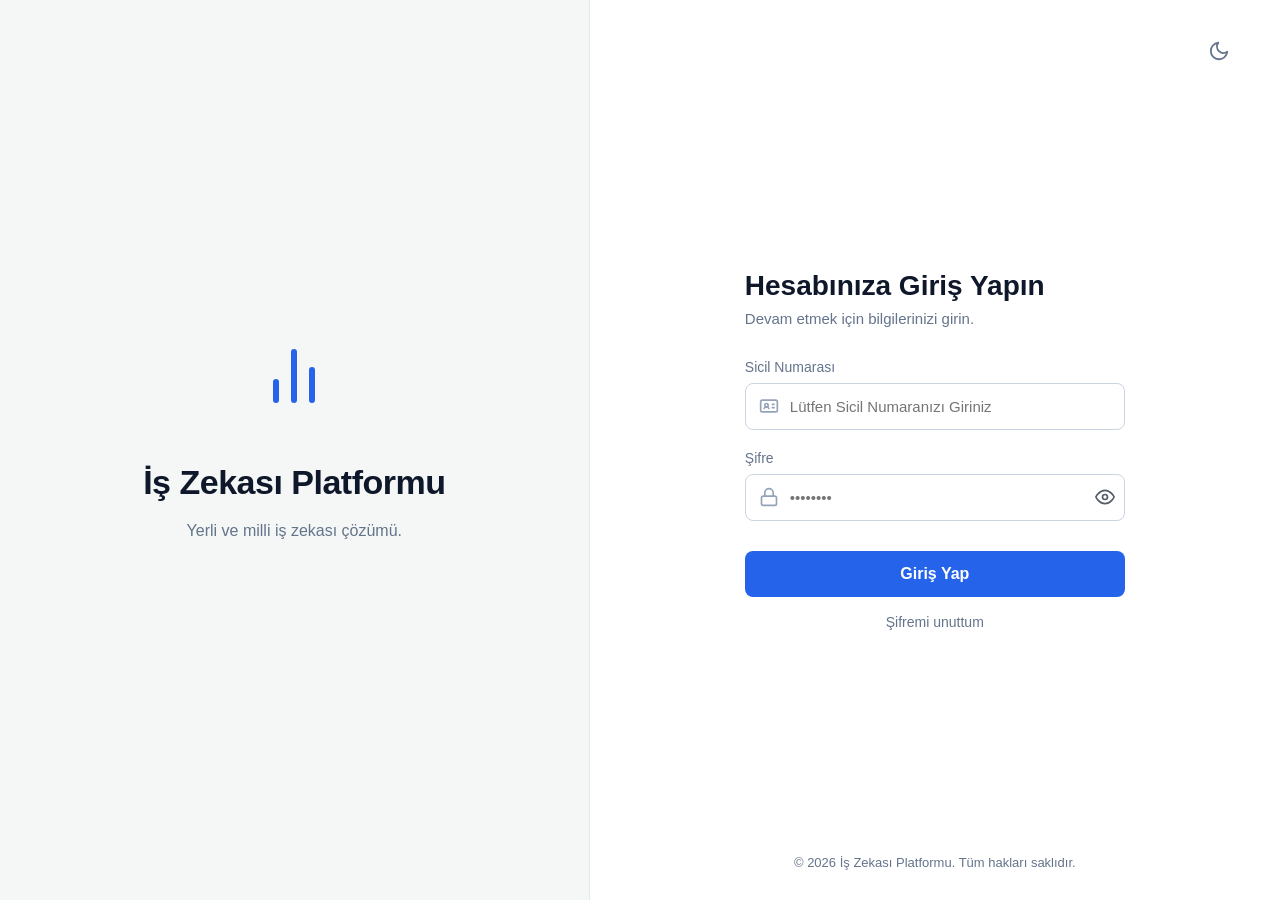
<file: index.html>
<!DOCTYPE html>
<html lang="tr">
<head>
    <meta charset="UTF-8">
    <meta name="viewport" content="width=device-width, initial-scale=1.0">
    <title>İş Zekası Platformu</title>
    
    <link rel="icon" href="data:image/svg+xml,<svg xmlns='http://www.w3.org/2000/svg' viewBox='0 0 24 24' fill='%232563eb'><path d='M3 3h2v18H3V3zm6 8h2v10H9V11zm6-5h2v15h-2V6zm6 4h2v11h-2v-11z'/></svg>">
    
    <link id="theme-style" rel="stylesheet" href="/static/css/light.css">
    <script>
        (function () {
            var t = localStorage.getItem('user-theme') ||
                    (window.matchMedia('(prefers-color-scheme: dark)').matches ? 'dark' : 'light');
            if (t === 'dark') {
                document.getElementById('theme-style').setAttribute('href', '/static/css/dark.css');
            }
        })();
    </script>

    <style>
        /* --- ÖZEL BİLDİRİM (TOAST) TASARIMI --- */
        #customToast {
            position: fixed;
            top: 20px;
            left: 50%;
            transform: translateX(-50%) translateY(-100px);
            padding: 12px 24px;
            border-radius: 8px;
            font-size: 0.9rem;
            font-weight: 500;
            color: white;
            box-shadow: 0 10px 15px -3px rgba(0, 0, 0, 0.1), 0 4px 6px -2px rgba(0, 0, 0, 0.05);
            z-index: 9999;
            transition: transform 0.4s cubic-bezier(0.175, 0.885, 0.32, 1.275);
            display: flex;
            align-items: center;
            gap: 10px;
        }
        
        #customToast.show { transform: translateX(-50%) translateY(0); }
        .toast-error { background-color: #ef4444; border: 1px solid #dc2626; }
        .toast-success { background-color: #10b981; border: 1px solid #059669; }
        .toast-icon { width: 20px; height: 20px; }
        .login-btn:disabled { opacity: 0.7; cursor: not-allowed; }

        /* --- AUTOFILL SARI ARKA PLAN DÜZELTMESİ --- */
        input:-webkit-autofill,
        input:-webkit-autofill:hover, 
        input:-webkit-autofill:focus, 
        input:-webkit-autofill:active {
            -webkit-box-shadow: 0 0 0 30px #0f172a inset !important;
            -webkit-text-fill-color: white !important;
            transition: background-color 5000s ease-in-out 0s;
        }

        :root[data-theme="light"] input:-webkit-autofill {
            -webkit-box-shadow: 0 0 0 30px white inset !important;
            -webkit-text-fill-color: #1e293b !important;
        }

        /* --- ŞİFRE GÖSTER/GİZLE BUTONU TASARIMI --- */
        .toggle-btn {
            position: absolute;
            right: 10px;
            top: 50%;
            transform: translateY(-50%);
            background: none;
            border: none;
            cursor: pointer;
            color: currentColor;
            opacity: 0.7;
            padding: 0;
            display: flex;
        }
        .toggle-btn:hover { opacity: 1; }
    </style>
</head>
<body>

    <div id="customToast">
        <svg id="toastIcon" class="toast-icon" viewBox="0 0 24 24" fill="none" stroke="currentColor" stroke-width="2" stroke-linecap="round" stroke-linejoin="round"></svg>
        <span id="toastMessage">Bildirim mesajı buraya gelecek</span>
    </div>

    <div class="split-layout">
        
        <div class="brand-panel">
            <div class="brand-content">
                <svg class="brand-logo" viewBox="0 0 24 24" fill="none" stroke="currentColor" stroke-width="2" stroke-linecap="round" stroke-linejoin="round">
                    <path d="M18 20V10M12 20V4M6 20v-6"/>
                </svg>
                <h1>İş Zekası Platformu</h1>
                <p>Yerli ve milli iş zekası çözümü.</p>
            </div>
        </div>

        <div class="form-panel">
            
            <div class="top-controls">
                <button class="theme-toggle" onclick="toggleTheme()" title="Temayı Değiştir">
                    <svg viewBox="0 0 24 24" fill="none" stroke="currentColor" stroke-width="2" stroke-linecap="round" stroke-linejoin="round"><path d="M21 12.79A9 9 0 1 1 11.21 3 7 7 0 0 0 21 12.79z"></path></svg>
                </button>
            </div>

            <div class="form-wrapper">
                <h2>Hesabınıza Giriş Yapın</h2>
                <p class="subtitle">Devam etmek için bilgilerinizi girin.</p>

                <div class="input-group">
                    <label for="kullanici_adi">Sicil Numarası</label>
                    <div class="input-wrapper">
                        <svg class="input-icon" viewBox="0 0 24 24" fill="none" stroke="currentColor" stroke-width="2" stroke-linecap="round" stroke-linejoin="round">
                            <rect x="2" y="5" width="20" height="14" rx="2"></rect>
                            <circle cx="9" cy="11" r="2"></circle>
                            <path d="M6.17 15a3 3 0 0 1 5.66 0"></path>
                            <path d="M16 10h2"></path>
                            <path d="M16 14h2"></path>
                        </svg>
                        <input type="text" id="kullanici_adi" autocomplete="off" placeholder="Lütfen Sicil Numaranızı Giriniz" required>
                    </div>
                </div>
                
                <div class="input-group">
                    <label for="password">Şifre</label>
                    <div class="input-wrapper" style="position: relative;">
                        <svg class="input-icon" viewBox="0 0 24 24" fill="none" stroke="currentColor" stroke-width="2" stroke-linecap="round" stroke-linejoin="round"><rect x="3" y="11" width="18" height="11" rx="2" ry="2"></rect><path d="M7 11V7a5 5 0 0 1 10 0v4"></path></svg>
                        <input type="password" id="password" autocomplete="new-password" placeholder="••••••••" style="padding-right: 40px;" required>
                        <!-- Şifre Göster/Gizle Butonu Eklendi -->
                        <button type="button" class="toggle-btn" onclick="sifreGosterGizle('password', 'eye1')">
                            <svg id="eye1" width="20" height="20" viewBox="0 0 24 24" fill="none" stroke="currentColor" stroke-width="2" stroke-linecap="round" stroke-linejoin="round"><path d="M1 12s4-8 11-8 11 8 11 8-4 8-11 8-11-8-11-8z"></path><circle cx="12" cy="12" r="3"></circle></svg>
                        </button>
                    </div>
                </div>
                
                <button class="login-btn" id="loginBtn" onclick="girisYap()">Giriş Yap</button>

                <div class="forgot-password">
                    <a href="/bilesen/sifremi_unuttum" class="forgot-password-link">Şifremi unuttum</a>
                </div>
            </div>

            <div class="panel-footer">
                &copy; 2026 İş Zekası Platformu. Tüm hakları saklıdır.
            </div>

        </div>
    </div>

    <script>
        function initTheme() {
            var t = localStorage.getItem('user-theme');
            if (!t) {
                t = window.matchMedia('(prefers-color-scheme: dark)').matches ? 'dark' : 'light';
                localStorage.setItem('user-theme', t);
            }
            document.documentElement.setAttribute('data-theme', t);
        }

        function applyTheme(theme) {
            document.getElementById('theme-style').setAttribute('href', '/static/css/' + theme + '.css');
            document.documentElement.setAttribute('data-theme', theme);
        }

        function toggleTheme() {
            var newTheme = localStorage.getItem('user-theme') === 'dark' ? 'light' : 'dark';
            localStorage.setItem('user-theme', newTheme);
            applyTheme(newTheme);
        }
        initTheme();

        let toastTimeout;
        function showNotification(message, type = 'error') {
            const toast = document.getElementById('customToast');
            const toastMsg = document.getElementById('toastMessage');
            const toastIcon = document.getElementById('toastIcon');

            if (type === 'error') {
                toast.className = 'toast-error';
                toastIcon.innerHTML = '<circle cx="12" cy="12" r="10"></circle><line x1="12" y1="8" x2="12" y2="12"></line><line x1="12" y1="16" x2="12.01" y2="16"></line>';
            } else {
                toast.className = 'toast-success';
                toastIcon.innerHTML = '<path d="M22 11.08V12a10 10 0 1 1-5.93-9.14"></path><polyline points="22 4 12 14.01 9 11.01"></polyline>';
            }

            toastMsg.innerText = message;
            toast.classList.add('show');

            clearTimeout(toastTimeout);
            toastTimeout = setTimeout(() => {
                toast.classList.remove('show');
            }, 4000);
        }

        // --- ŞİFRE GÖSTER/GİZLE FONKSİYONU EKLENDİ ---
        function sifreGosterGizle(inputId, iconId) {
            var input = document.getElementById(inputId);
            var icon = document.getElementById(iconId);
            
            if (input.type === "password") {
                input.type = "text";
                icon.innerHTML = '<path d="M17.94 17.94A10.07 10.07 0 0 1 12 20c-7 0-11-8-11-8a18.45 18.45 0 0 1 5.06-5.94M9.9 4.24A9.12 9.12 0 0 1 12 4c7 0 11 8 11 8a18.5 18.5 0 0 1-2.16 3.19m-6.72-1.07a3 3 0 1 1-4.24-4.24"></path><line x1="1" y1="1" x2="23" y2="23"></line>';
            } else {
                input.type = "password";
                icon.innerHTML = '<path d="M1 12s4-8 11-8 11 8 11 8-4 8-11 8-11-8-11-8z"></path><circle cx="12" cy="12" r="3"></circle>';
            }
        }

        async function girisYap() {
            const sicil = document.getElementById('kullanici_adi').value.trim();
            const pass = document.getElementById('password').value;

            if (!sicil || !pass) {
                showNotification("Lütfen sicil numaranızı ve şifrenizi girin.", "error");
                return;
            }

            const btn = document.getElementById('loginBtn');
            const originalText = btn.innerText;
            btn.innerText = "Giriş yapılıyor...";
            btn.disabled = true;

            const formData = new FormData();
            formData.append("kullanici_adi", sicil);
            formData.append("sifre", pass);

            try {
                const response = await fetch('/giris-yap', {
                    method: 'POST',
                    body: formData
                });

                if (response.ok) {
                    const data = await response.json();
                    showNotification(data.mesaj, "success");
                    setTimeout(() => {
                        window.location.href = "/platform"; 
                    }, 1000);
                } else {
                    showNotification("Sicil numarası veya şifre hatalı.", "error");
                    btn.innerText = originalText;
                    btn.disabled = false;
                }
            } catch (error) {
                console.error("Hata:", error);
                showNotification("Sunucuya bağlanılamadı.", "error");
                btn.innerText = originalText;
                btn.disabled = false;
            }
        }
    </script>
</body>
</html>
</file>
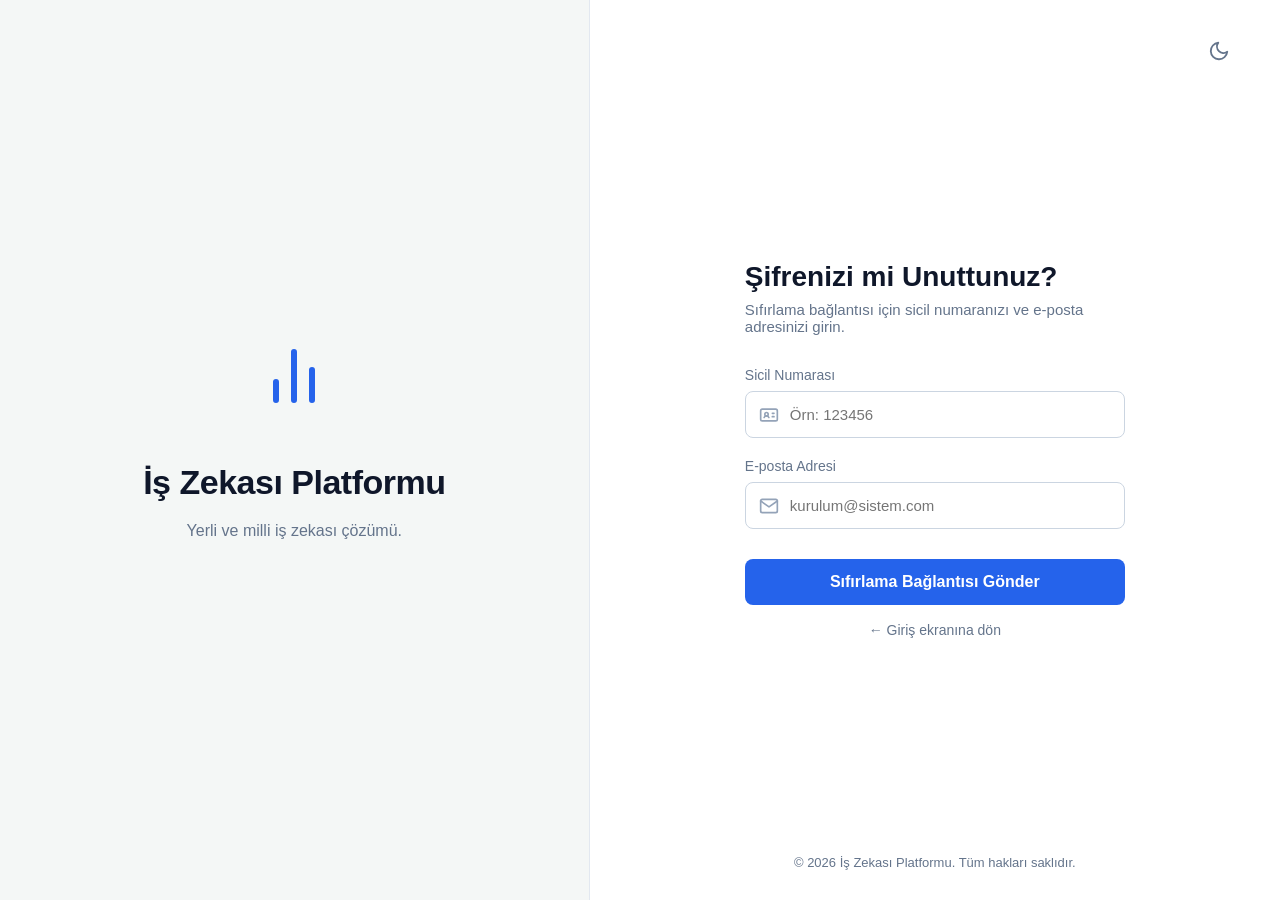
<file: sayfalar/forgot.html>
<!DOCTYPE html>
<html lang="tr">
<head>
    <meta charset="UTF-8">
    <meta name="viewport" content="width=device-width, initial-scale=1.0">
    <title>Şifre Sıfırlama - İş Zekası Platformu</title>
    
    <link rel="icon" href="data:image/svg+xml,<svg xmlns='http://www.w3.org/2000/svg' viewBox='0 0 24 24' fill='%232563eb'><path d='M3 3h2v18H3V3zm6 8h2v10H9V11zm6-5h2v15h-2V6zm6 4h2v11h-2v-11z'/></svg>">
    
    <link id="theme-style" rel="stylesheet" href="../static/css/forgot_light.css">
</head>
<body>

    <div class="split-layout">
        
        <!-- Sol Taraf: Marka Alanı -->
        <div class="brand-panel">
            <div class="brand-content">
                <svg class="brand-logo" viewBox="0 0 24 24" fill="none" stroke="currentColor" stroke-width="2" stroke-linecap="round" stroke-linejoin="round">
                    <path d="M18 20V10M12 20V4M6 20v-6"/>
                </svg>
                <h1>İş Zekası Platformu</h1>
                <p>Yerli ve milli iş zekası çözümü.</p>
            </div>
        </div>

        <!-- Sağ Taraf: Form ve Kontroller -->
        <div class="form-panel">
            
            <div class="top-controls">
                <button class="theme-toggle" onclick="toggleTheme()" title="Temayı Değiştir">
                    <svg viewBox="0 0 24 24" fill="none" stroke="currentColor" stroke-width="2" stroke-linecap="round" stroke-linejoin="round"><path d="M21 12.79A9 9 0 1 1 11.21 3 7 7 0 0 0 21 12.79z"></path></svg>
                </button>
            </div>

            <!-- Merkezdeki Şifre Sıfırlama Formu -->
            <div class="form-wrapper">
                <h2>Şifrenizi mi Unuttunuz?</h2>
                <p class="subtitle">Sıfırlama bağlantısı için sicil numaranızı ve e-posta adresinizi girin.</p>

                <!-- SİCİL NUMARASI ALANI (ÜSTE ALINDI) -->
                <div class="input-group">
                    <label for="sicil-no">Sicil Numarası</label>
                    <div class="input-wrapper">
                        <!-- Personel Kartı / Kimlik İkonu -->
                        <svg class="input-icon" viewBox="0 0 24 24" fill="none" stroke="currentColor" stroke-width="2" stroke-linecap="round" stroke-linejoin="round">
                            <rect x="2" y="5" width="20" height="14" rx="2"></rect>
                            <circle cx="9" cy="11" r="2"></circle>
                            <path d="M6.17 15a3 3 0 0 1 5.66 0"></path>
                            <path d="M16 10h2"></path>
                            <path d="M16 14h2"></path>
                        </svg>
                        <input type="text" id="sicil-no" placeholder="Örn: 123456" required>
                    </div>
                </div>

                <!-- E-POSTA ADRESİ ALANI (ALTA ALINDI) -->
                <div class="input-group">
                    <label for="email">E-posta Adresi</label>
                    <div class="input-wrapper">
                        <!-- Zarf İkonu -->
                        <svg class="input-icon" viewBox="0 0 24 24" fill="none" stroke="currentColor" stroke-width="2" stroke-linecap="round" stroke-linejoin="round"><path d="M4 4h16c1.1 0 2 .9 2 2v12c0 1.1-.9 2-2 2H4c-1.1 0-2-.9-2-2V6c0-1.1.9-2 2-2z"></path><polyline points="22,6 12,13 2,6"></polyline></svg>
                        <input type="email" id="email" placeholder="kurulum@sistem.com" required>
                    </div>
                </div>
                
                <button class="login-btn" onclick="alert('Motor bağlandığında sicil no ve e-posta kontrolü yapılıp mail gönderilecek.')">Sıfırlama Bağlantısı Gönder</button>

                <!-- Giriş Ekranına Geri Dön Linki -->
                <div class="forgot-password">
                    <a href="../index.html" class="forgot-password-link">← Giriş ekranına dön</a>
                </div>
            </div>

            <div class="panel-footer">
                &copy; 2026 İş Zekası Platformu. Tüm hakları saklıdır.
            </div>

        </div>
    </div>

    <script>
        const themeStyle = document.getElementById('theme-style');
        
        const savedTheme = localStorage.getItem('user-theme');
        const systemPrefersDark = window.matchMedia('(prefers-color-scheme: dark)').matches;
        
        let currentTheme = 'light';
        if (savedTheme === 'dark' || (!savedTheme && systemPrefersDark)) {
            currentTheme = 'dark';
        }

        function applyTheme(theme) {
            themeStyle.setAttribute('href', `../static/css/forgot_${theme}.css`);
        }
        
        applyTheme(currentTheme);

        function toggleTheme() {
            const isDark = themeStyle.getAttribute('href').includes('dark.css');
            const newTheme = isDark ? 'light' : 'dark';
            
            applyTheme(newTheme);
            localStorage.setItem('user-theme', newTheme);
        }
    </script>

</body>
</html>
</file>
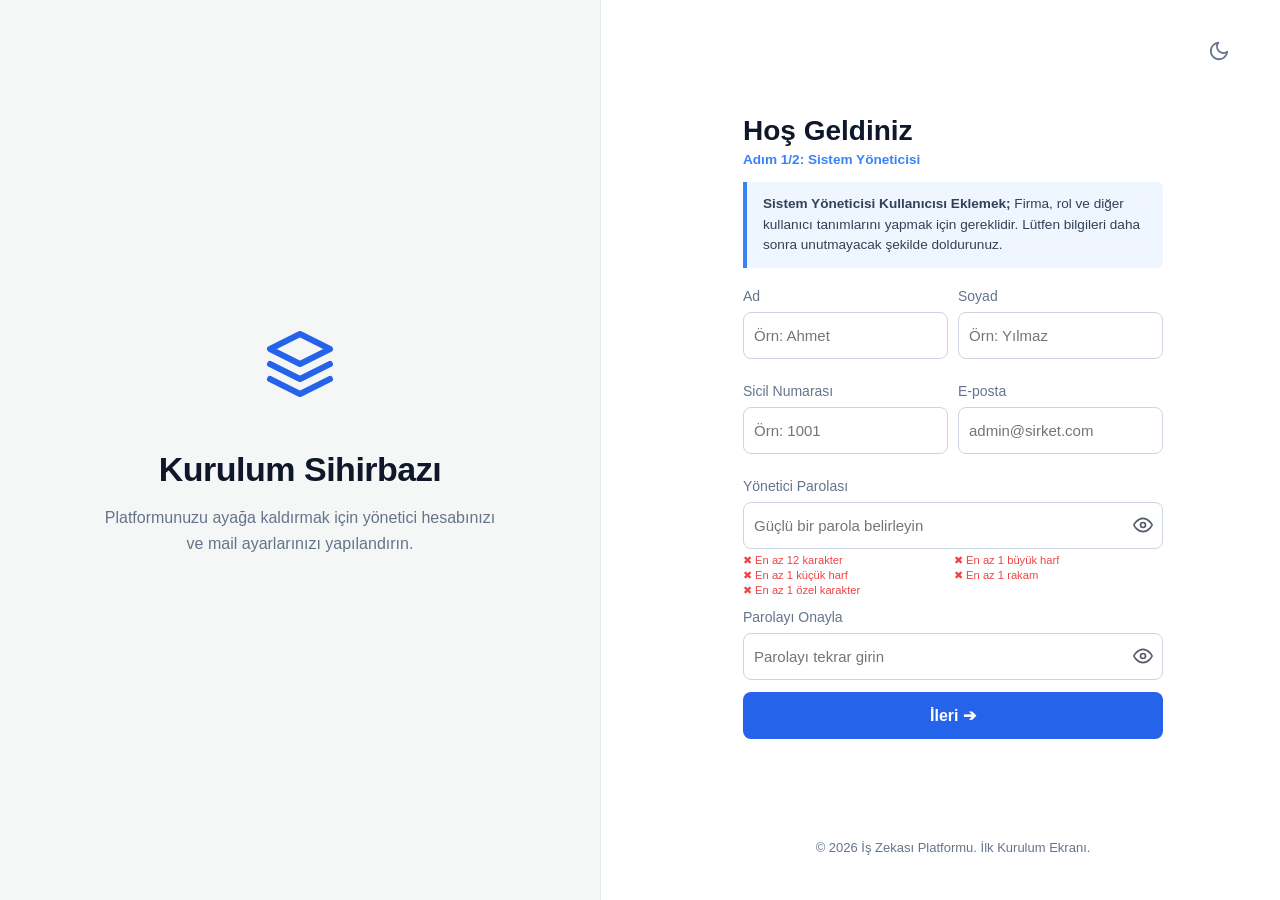
<file: sayfalar/kurulum.html>
<!DOCTYPE html>
<html lang="tr">
<head>
    <meta charset="UTF-8">
    <meta name="viewport" content="width=device-width, initial-scale=1.0">
    <title>Sistem Kurulumu - İş Zekası Platformu</title>
    
    <link rel="icon" href="data:image/svg+xml,<svg xmlns='http://www.w3.org/2000/svg' viewBox='0 0 24 24' fill='%232563eb'><path d='M3 3h2v18H3V3zm6 8h2v10H9V11zm6-5h2v15h-2V6zm6 4h2v11h-2v-11z'/></svg>">
    
    <link id="theme-style" rel="stylesheet" href="/static/css/setup_light.css">
    <script>
        (function () {
            var t = localStorage.getItem('user-theme') ||
                    (window.matchMedia('(prefers-color-scheme: dark)').matches ? 'dark' : 'light');
            if (t === 'dark') {
                document.getElementById('theme-style').setAttribute('href', '/static/css/setup_dark.css');
            }
        })();
    </script>

    <style>
        .form-panel {
            display: flex !important;
            flex-direction: column !important;
            overflow: hidden !important; 
        }

        .form-wrapper {
            flex-grow: 1;
            display: flex;
            flex-direction: column;
            justify-content: center;
        }

        .panel-footer {
            position: static !important;
            margin-top: 10px !important;
            padding-bottom: 5px !important;
            text-align: center;
        }

        .input-group { margin-bottom: 12px !important; }
        .row-group { margin-bottom: 12px !important; gap: 10px; display: flex; }
        .half-width { flex: 1; }
        h2 { margin-bottom: 5px !important; margin-top: 0 !important; }
        
        .step-indicator {
            font-size: 0.85rem;
            color: #3b82f6;
            font-weight: 600;
            margin-bottom: 15px;
            display: block;
        }

        .info-box {
            background-color: rgba(59, 130, 246, 0.1);
            border-left: 4px solid #3b82f6;
            padding: 12px 16px;
            margin-bottom: 20px;
            font-size: 0.85rem;
            color: #cbd5e1;
            line-height: 1.5;
            border-radius: 0 6px 6px 0;
        }
        :root[data-theme="light"] .info-box {
            color: #334155;
            background-color: #eff6ff;
        }

        .step-container {
            display: none;
            animation: fadeIn 0.3s ease-out;
        }
        .step-container.active { display: block; }
        @keyframes fadeIn {
            from { opacity: 0; transform: translateY(10px); }
            to { opacity: 1; transform: translateY(0); }
        }

        .button-group {
            display: flex;
            gap: 12px;
            margin-top: 15px;
        }
        .btn-secondary {
            background: transparent;
            border: 1px solid #475569;
            color: white;
            padding: 10px 20px;
            border-radius: 6px;
            cursor: pointer;
            font-weight: 500;
            flex: 1;
            transition: 0.3s;
        }
        .btn-secondary:hover { background: rgba(255, 255, 255, 0.05); }
        :root[data-theme="light"] .btn-secondary { color: #1e293b; border-color: #cbd5e1; }
        :root[data-theme="light"] .btn-secondary:hover { background: rgba(0, 0, 0, 0.03); }
        .login-btn { flex: 2; }

        input[type=number]::-webkit-inner-spin-button, 
        input[type=number]::-webkit-outer-spin-button { 
            -webkit-appearance: none; 
            margin: 0; 
        }
        input[type=number] {
            -moz-appearance: textfield; 
        }

        .password-rules {
            font-size: 0.70rem;
            margin-top: 5px;
            margin-bottom: 0;
            color: #64748b;
            list-style-type: none;
            padding: 0;
            display: grid;
            grid-template-columns: 1fr 1fr;
            gap: 2px;
        }
        .password-rules li { display: flex; align-items: center; gap: 4px; margin: 0; }
        .rule-pass { color: #10b981; }
        .rule-fail { color: #ef4444; }
        
        .toggle-btn {
            position: absolute;
            right: 10px;
            top: 50%;
            transform: translateY(-50%);
            background: none;
            border: none;
            cursor: pointer;
            color: currentColor;
            opacity: 0.7;
            padding: 0;
            display: flex;
        }
        .toggle-btn:hover { opacity: 1; }
        .no-icon-input { padding-left: 10px !important; }
        .login-btn:disabled { opacity: 0.7; cursor: not-allowed; }

        #customToast {
            position: fixed;
            top: 20px; left: 50%;
            transform: translateX(-50%) translateY(-100px);
            padding: 12px 24px; border-radius: 8px;
            font-size: 0.9rem; font-weight: 500; color: white;
            box-shadow: 0 10px 15px -3px rgba(0, 0, 0, 0.1);
            z-index: 9999;
            transition: transform 0.4s cubic-bezier(0.175, 0.885, 0.32, 1.275);
            display: flex; align-items: center; gap: 10px;
        }
        #customToast.show { transform: translateX(-50%) translateY(0); }
        .toast-error { background-color: #ef4444; border: 1px solid #dc2626; }
        .toast-success { background-color: #10b981; border: 1px solid #059669; }
        .toast-icon { width: 20px; height: 20px; }

        input:-webkit-autofill, input:-webkit-autofill:hover, input:-webkit-autofill:focus, input:-webkit-autofill:active {
            -webkit-box-shadow: 0 0 0 30px #0f172a inset !important;
            -webkit-text-fill-color: white !important; 
            transition: background-color 5000s ease-in-out 0s;
        }
        :root[data-theme="light"] input:-webkit-autofill {
            -webkit-box-shadow: 0 0 0 30px white inset !important;
            -webkit-text-fill-color: #1e293b !important;
        }
    </style>
</head>
<body>

    <div id="customToast">
        <svg id="toastIcon" class="toast-icon" viewBox="0 0 24 24" fill="none" stroke="currentColor" stroke-width="2" stroke-linecap="round" stroke-linejoin="round"></svg>
        <span id="toastMessage">Bildirim mesajı buraya gelecek</span>
    </div>

    <div class="split-layout">
        
        <div class="brand-panel">
            <div class="brand-content">
                <svg class="brand-logo" viewBox="0 0 24 24" fill="none" stroke="currentColor" stroke-width="2" stroke-linecap="round" stroke-linejoin="round">
                    <path d="M12 2L2 7l10 5 10-5-10-5zM2 17l10 5 10-5M2 12l10 5 10-5"/>
                </svg>
                <h1>Kurulum Sihirbazı</h1>
                <p>Platformunuzu ayağa kaldırmak için yönetici hesabınızı ve mail ayarlarınızı yapılandırın.</p>
            </div>
        </div>

        <div class="form-panel" style="overflow-y: auto !important; padding-right: 15px;">
            
            <div class="top-controls">
                <button class="theme-toggle" onclick="toggleTheme()" title="Temayı Değiştir">
                    <svg viewBox="0 0 24 24" fill="none" stroke="currentColor" stroke-width="2" stroke-linecap="round" stroke-linejoin="round"><path d="M21 12.79A9 9 0 1 1 11.21 3 7 7 0 0 0 21 12.79z"></path></svg>
                </button>
            </div>

            <div class="form-wrapper">
                <h2>Hoş Geldiniz</h2>
                
                <!-- ================= ADIM 1: YÖNETİCİ BİLGİLERİ ================= -->
                <div id="step-1" class="step-container active">
                    <span class="step-indicator">Adım 1/2: Sistem Yöneticisi</span>
                    
                    <div class="info-box">
                        <strong>Sistem Yöneticisi Kullanıcısı Eklemek;</strong> Firma, rol ve diğer kullanıcı tanımlarını yapmak için gereklidir. Lütfen bilgileri daha sonra unutmayacak şekilde doldurunuz.
                    </div>

                    <div class="row-group">
                        <div class="input-group half-width">
                            <label for="ad">Ad</label>
                            <div class="input-wrapper">
                                <input type="text" id="ad" class="no-icon-input" autocomplete="new-password" placeholder="Örn: Ahmet" required>
                            </div>
                        </div>
                        <div class="input-group half-width">
                            <label for="soyad">Soyad</label>
                            <div class="input-wrapper">
                                <input type="text" id="soyad" class="no-icon-input" autocomplete="new-password" placeholder="Örn: Yılmaz" required>
                            </div>
                        </div>
                    </div>

                    <div class="row-group">
                        <div class="input-group half-width">
                            <label for="sicil-no">Sicil Numarası</label>
                            <div class="input-wrapper">
                                <input type="text" id="sicil-no" class="no-icon-input" autocomplete="new-password" placeholder="Örn: 1001" required>
                            </div>
                        </div>
                        <div class="input-group half-width">
                            <label for="email">E-posta</label>
                            <div class="input-wrapper">
                                <input type="email" id="email" class="no-icon-input" autocomplete="new-password" placeholder="admin@sirket.com" required>
                            </div>
                        </div>
                    </div>

                    <div class="input-group">
                        <label for="password">Yönetici Parolası</label>
                        <div class="input-wrapper" style="position: relative;">
                            <input type="password" id="password" class="no-icon-input" autocomplete="new-password" placeholder="Güçlü bir parola belirleyin" style="padding-right: 40px;" oninput="parolaKontrolEt()" required>
                            <button type="button" class="toggle-btn" onclick="sifreGosterGizle('password', 'eye1')">
                                <svg id="eye1" width="20" height="20" viewBox="0 0 24 24" fill="none" stroke="currentColor" stroke-width="2" stroke-linecap="round" stroke-linejoin="round"><path d="M1 12s4-8 11-8 11 8 11 8-4 8-11 8-11-8-11-8z"></path><circle cx="12" cy="12" r="3"></circle></svg>
                            </button>
                        </div>
                        <ul class="password-rules" id="rulesList">
                            <li id="rule-len" class="rule-fail">✖ En az 12 karakter</li>
                            <li id="rule-upper" class="rule-fail">✖ En az 1 büyük harf</li>
                            <li id="rule-lower" class="rule-fail">✖ En az 1 küçük harf</li>
                            <li id="rule-num" class="rule-fail">✖ En az 1 rakam</li>
                            <li id="rule-spec" class="rule-fail">✖ En az 1 özel karakter</li>
                        </ul>
                    </div>

                    <div class="input-group">
                        <label for="password-confirm">Parolayı Onayla</label>
                        <div class="input-wrapper" style="position: relative;">
                            <input type="password" id="password-confirm" class="no-icon-input" autocomplete="new-password" placeholder="Parolayı tekrar girin" style="padding-right: 40px;" oninput="parolaEslesmeKontrolEt()" required>
                            <button type="button" class="toggle-btn" onclick="sifreGosterGizle('password-confirm', 'eye2')">
                                <svg id="eye2" width="20" height="20" viewBox="0 0 24 24" fill="none" stroke="currentColor" stroke-width="2" stroke-linecap="round" stroke-linejoin="round"><path d="M1 12s4-8 11-8 11 8 11 8-4 8-11 8-11-8-11-8z"></path><circle cx="12" cy="12" r="3"></circle></svg>
                            </button>
                        </div>
                        <p id="match-msg" style="font-size: 0.70rem; margin-top: 5px; margin-bottom: 0; display: none;"></p>
                    </div>

                    <button class="login-btn" style="width: 100%; margin-top: 10px;" onclick="validateStep1()">İleri ➔</button>
                </div>

                <!-- ================= ADIM 2: SMTP AYARLARI ================= -->
                <div id="step-2" class="step-container">
                    <span class="step-indicator">Adım 2/2: Mail (SMTP) Ayarları</span>
                    
                    <div class="info-box">
                        <strong>Otomatik mail gönderimi</strong> (şifre sıfırlama, rapor iletimi vb.) yapılmasını sağlayan hesap bilgilerinin girilmesi gereklidir. Tüm alanlar zorunludur.
                    </div>

                    <div class="row-group">
                        <div class="input-group half-width">
                            <label for="smtp-sunucu">SMTP Sunucusu</label>
                            <div class="input-wrapper">
                                <input type="text" id="smtp-sunucu" class="no-icon-input" autocomplete="off" placeholder="Örn: mail.sirket.com" required>
                            </div>
                        </div>
                        <div class="input-group half-width">
                            <label for="smtp-port">SMTP Portu</label>
                            <div class="input-wrapper">
                                <input type="number" id="smtp-port" class="no-icon-input" autocomplete="off" placeholder="Örn: 465" required>
                            </div>
                        </div>
                    </div>

                    <div class="row-group">
                        <div class="input-group half-width">
                            <label for="smtp-email">Gönderici E-Posta</label>
                            <div class="input-wrapper">
                                <input type="email" id="smtp-email" class="no-icon-input" autocomplete="off" placeholder="Örn: no-reply@sirket.com" required>
                            </div>
                        </div>
                        <div class="input-group half-width">
                            <label for="smtp-sifre">E-Posta Şifresi</label>
                            <div class="input-wrapper" style="position: relative;">
                                <input type="password" id="smtp-sifre" class="no-icon-input" autocomplete="new-password" placeholder="Mail şifreniz" style="padding-right: 40px;" required>
                                <button type="button" class="toggle-btn" onclick="sifreGosterGizle('smtp-sifre', 'eye3')">
                                    <svg id="eye3" width="20" height="20" viewBox="0 0 24 24" fill="none" stroke="currentColor" stroke-width="2" stroke-linecap="round" stroke-linejoin="round"><path d="M1 12s4-8 11-8 11 8 11 8-4 8-11 8-11-8-11-8z"></path><circle cx="12" cy="12" r="3"></circle></svg>
                                </button>
                            </div>
                        </div>
                    </div>

                    <div class="input-group">
                        <label for="smtp-gonderici">Görünen Gönderici Adı</label>
                        <div class="input-wrapper">
                            <input type="text" id="smtp-gonderici" class="no-icon-input" autocomplete="off" placeholder="Örn: İş Zekası Platformu (Kullanıcılar bu ismi görecek)" required>
                        </div>
                    </div>

                    <div class="button-group">
                        <button type="button" class="btn-secondary" onclick="goBack()">← Geri Dön</button>
                        <button class="login-btn" id="submitBtn" onclick="kurulumuTamamla()">Sistemi Başlat</button>
                    </div>
                </div>

            </div>

            <div class="panel-footer">
                &copy; 2026 İş Zekası Platformu. İlk Kurulum Ekranı.
            </div>

        </div>
    </div>

    <script>
        function initTheme() {
            var t = localStorage.getItem('user-theme');
            if (!t) {
                t = window.matchMedia('(prefers-color-scheme: dark)').matches ? 'dark' : 'light';
                localStorage.setItem('user-theme', t);
            }
            document.documentElement.setAttribute('data-theme', t);
        }

        function applyTheme(theme) {
            document.getElementById('theme-style').setAttribute('href', '/static/css/setup_' + theme + '.css');
            document.documentElement.setAttribute('data-theme', theme);
        }

        function toggleTheme() {
            var newTheme = localStorage.getItem('user-theme') === 'dark' ? 'light' : 'dark';
            localStorage.setItem('user-theme', newTheme);
            applyTheme(newTheme);
        }
        initTheme();

        let toastTimeout;
        function showNotification(message, type = 'error') {
            const toast = document.getElementById('customToast');
            const toastMsg = document.getElementById('toastMessage');
            const toastIcon = document.getElementById('toastIcon');

            if (type === 'error') {
                toast.className = 'toast-error';
                toastIcon.innerHTML = '<circle cx="12" cy="12" r="10"></circle><line x1="12" y1="8" x2="12" y2="12"></line><line x1="12" y1="16" x2="12.01" y2="16"></line>';
            } else {
                toast.className = 'toast-success';
                toastIcon.innerHTML = '<path d="M22 11.08V12a10 10 0 1 1-5.93-9.14"></path><polyline points="22 4 12 14.01 9 11.01"></polyline>';
            }

            toastMsg.innerText = message;
            toast.classList.add('show');

            clearTimeout(toastTimeout);
            toastTimeout = setTimeout(() => {
                toast.classList.remove('show');
            }, 4000);
        }

        function sifreGosterGizle(inputId, iconId) {
            var input = document.getElementById(inputId);
            var icon = document.getElementById(iconId);
            
            if (input.type === "password") {
                input.type = "text";
                icon.innerHTML = '<path d="M17.94 17.94A10.07 10.07 0 0 1 12 20c-7 0-11-8-11-8a18.45 18.45 0 0 1 5.06-5.94M9.9 4.24A9.12 9.12 0 0 1 12 4c7 0 11 8 11 8a18.5 18.5 0 0 1-2.16 3.19m-6.72-1.07a3 3 0 1 1-4.24-4.24"></path><line x1="1" y1="1" x2="23" y2="23"></line>';
            } else {
                input.type = "password";
                icon.innerHTML = '<path d="M1 12s4-8 11-8 11 8 11 8-4 8-11 8-11-8-11-8z"></path><circle cx="12" cy="12" r="3"></circle>';
            }
        }

        let isPasswordValid = false;
        
        function parolaKontrolEt() {
            const p = document.getElementById('password').value;
            const checks = {
                'rule-len': p.length >= 12,
                'rule-upper': /[A-Z]/.test(p),
                'rule-lower': /[a-z]/.test(p),
                'rule-num': /\d/.test(p),
                'rule-spec': /[!@#$%^&*(),.?":{}|<>]/.test(p)
            };

            let allValid = true;
            for (const [id, passed] of Object.entries(checks)) {
                const el = document.getElementById(id);
                if (passed) {
                    el.className = 'rule-pass';
                    el.innerText = el.innerText.replace('✖', '✔');
                } else {
                    el.className = 'rule-fail';
                    el.innerText = el.innerText.replace('✔', '✖');
                    allValid = false;
                }
            }
            isPasswordValid = allValid;
            parolaEslesmeKontrolEt(); 
        }

        function parolaEslesmeKontrolEt() {
            const p1 = document.getElementById('password').value;
            const p2 = document.getElementById('password-confirm').value;
            const msg = document.getElementById('match-msg');

            if (p2.length === 0) {
                msg.style.display = 'none';
                return;
            }
            msg.style.display = 'block';
            if (p1 === p2) {
                msg.innerText = "✔ Parolalar eşleşiyor.";
                msg.style.color = "#10b981";
            } else {
                msg.innerText = "✖ Parolalar eşleşmiyor.";
                msg.style.color = "#ef4444";
            }
        }

        // --- YENİ EKLENEN E-POSTA FORMAT KONTROLÜ FONKSİYONU ---
        function isValidEmail(email) {
            const emailRegex = /^[^\s@]+@[^\s@]+\.[^\s@]+$/;
            return emailRegex.test(email);
        }

        function validateStep1() {
            const ad = document.getElementById('ad').value.trim();
            const soyad = document.getElementById('soyad').value.trim();
            const sicil_no = document.getElementById('sicil-no').value.trim();
            const email = document.getElementById('email').value.trim();
            const p1 = document.getElementById('password').value;
            const p2 = document.getElementById('password-confirm').value;

            if (!ad || !soyad || !sicil_no || !email || !p1 || !p2) {
                showNotification("Lütfen tüm yönetici bilgilerini eksiksiz doldurun.", "error");
                return;
            }

            // Mail adresi geçerli bir formata sahip mi kontrolü
            if (!isValidEmail(email)) {
                showNotification("Lütfen geçerli bir e-posta adresi girin. (Örn: isim@sirket.com)", "error");
                return;
            }

            if (!isPasswordValid) {
                showNotification("Lütfen tüm güvenlik kurallarını karşılayan bir parola belirleyin.", "error");
                return;
            }
            if (p1 !== p2) {
                showNotification("Girdiğiniz parolalar eşleşmiyor.", "error");
                return;
            }

            document.getElementById('step-1').classList.remove('active');
            document.getElementById('step-2').classList.add('active');
        }

        function goBack() {
            document.getElementById('step-2').classList.remove('active');
            document.getElementById('step-1').classList.add('active');
        }

        async function kurulumuTamamla() {
            const ad = document.getElementById('ad').value.trim();
            const soyad = document.getElementById('soyad').value.trim();
            const sicil_no = document.getElementById('sicil-no').value.trim();
            const email = document.getElementById('email').value.trim();
            const p1 = document.getElementById('password').value;
            
            const smtp_sunucu = document.getElementById('smtp-sunucu').value.trim();
            const smtp_port = document.getElementById('smtp-port').value.trim();
            const smtp_email = document.getElementById('smtp-email').value.trim();
            const smtp_sifre = document.getElementById('smtp-sifre').value;
            const smtp_gonderici = document.getElementById('smtp-gonderici').value.trim();

            if (!smtp_sunucu || !smtp_port || !smtp_email || !smtp_sifre || !smtp_gonderici) {
                showNotification("Lütfen tüm mail ayarlarını eksiksiz doldurun.", "error");
                return;
            }

            // SMTP Gönderici Mail adresi geçerli mi kontrolü
            if (!isValidEmail(smtp_email)) {
                showNotification("Lütfen geçerli bir gönderici e-posta adresi girin.", "error");
                return;
            }

            const btn = document.getElementById('submitBtn');
            const originalText = btn.innerText;
            btn.innerText = "Kuruluyor...";
            btn.disabled = true;

            const formData = new FormData();
            formData.append("ad", ad); 
            formData.append("soyad", soyad); 
            formData.append("sicil_no", sicil_no); 
            formData.append("email", email); 
            formData.append("sifre", p1);
            
            formData.append("smtp_sunucu", smtp_sunucu);
            formData.append("smtp_port", smtp_port);
            formData.append("smtp_email", smtp_email);
            formData.append("smtp_sifre", smtp_sifre);
            formData.append("smtp_gonderici", smtp_gonderici);

            try {
                const response = await fetch('/kurulum-tamamla', {
                    method: 'POST',
                    body: formData
                });

                if (response.ok) {
                    const data = await response.json();
                    showNotification(data.mesaj, "success"); 
                    setTimeout(() => {
                        window.location.href = "/";
                    }, 1500);
                } else {
                    const errorData = await response.json();
                    showNotification(errorData.detail || "Kurulum sırasında sunucu hatası oluştu.", "error");
                    btn.innerText = originalText;
                    btn.disabled = false;
                }
            } catch (error) {
                console.error("Hata:", error);
                showNotification("Sunucuya ulaşılamıyor. Lütfen bağlantınızı kontrol edin.", "error");
                btn.innerText = originalText;
                btn.disabled = false;
            }
        }
    </script>

</body>
</html>
</file>
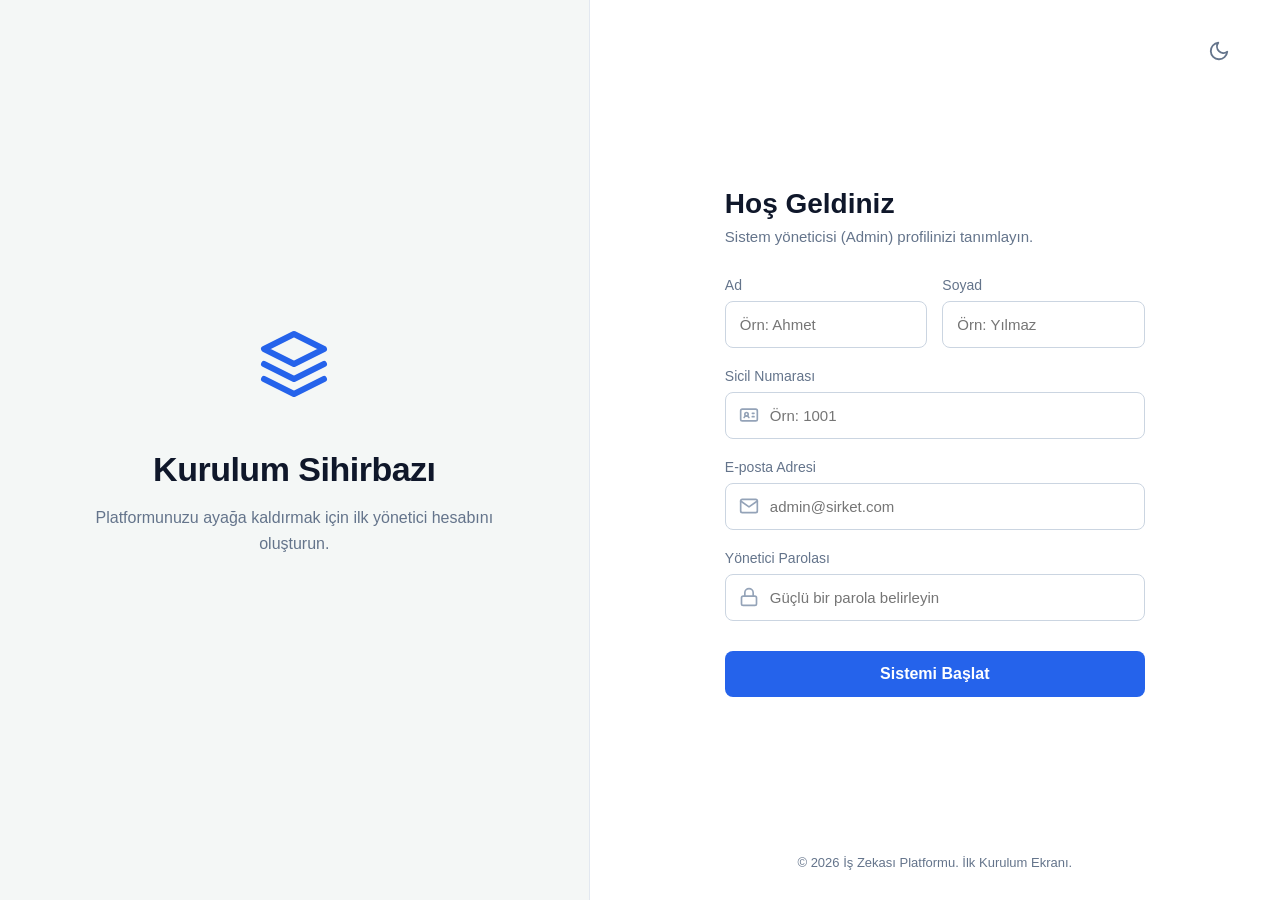
<file: sayfalar/setup.html>
<!DOCTYPE html>
<html lang="tr">
<head>
    <meta charset="UTF-8">
    <meta name="viewport" content="width=device-width, initial-scale=1.0">
    <title>Sistem Kurulumu - İş Zekası Platformu</title>
    
    <link rel="icon" href="data:image/svg+xml,<svg xmlns='http://www.w3.org/2000/svg' viewBox='0 0 24 24' fill='%232563eb'><path d='M3 3h2v18H3V3zm6 8h2v10H9V11zm6-5h2v15h-2V6zm6 4h2v11h-2v-11z'/></svg>">
    
    <link id="theme-style" rel="stylesheet" href="../static/css/setup_light.css">
</head>
<body>

    <div class="split-layout">
        
        <!-- Sol Taraf: Marka Alanı -->
        <div class="brand-panel">
            <div class="brand-content">
                <svg class="brand-logo" viewBox="0 0 24 24" fill="none" stroke="currentColor" stroke-width="2" stroke-linecap="round" stroke-linejoin="round">
                    <path d="M12 2L2 7l10 5 10-5-10-5zM2 17l10 5 10-5M2 12l10 5 10-5"/>
                </svg>
                <h1>Kurulum Sihirbazı</h1>
                <p>Platformunuzu ayağa kaldırmak için ilk yönetici hesabını oluşturun.</p>
            </div>
        </div>

        <!-- Sağ Taraf: Form ve Kontroller -->
        <div class="form-panel">
            
            <div class="top-controls">
                <button class="theme-toggle" onclick="toggleTheme()" title="Temayı Değiştir">
                    <svg viewBox="0 0 24 24" fill="none" stroke="currentColor" stroke-width="2" stroke-linecap="round" stroke-linejoin="round"><path d="M21 12.79A9 9 0 1 1 11.21 3 7 7 0 0 0 21 12.79z"></path></svg>
                </button>
            </div>

            <!-- Merkezdeki Kurulum Formu -->
            <div class="form-wrapper">
                <h2>Hoş Geldiniz</h2>
                <p class="subtitle">Sistem yöneticisi (Admin) profilinizi tanımlayın.</p>

                <!-- Ad ve Soyad Yanyana -->
                <div class="row-group">
                    <div class="input-group half-width">
                        <label for="ad">Ad</label>
                        <div class="input-wrapper">
                            <input type="text" id="ad" placeholder="Örn: Ahmet" required>
                        </div>
                    </div>
                    
                    <div class="input-group half-width">
                        <label for="soyad">Soyad</label>
                        <div class="input-wrapper">
                            <input type="text" id="soyad" placeholder="Örn: Yılmaz" required>
                        </div>
                    </div>
                </div>

                <div class="input-group">
                    <label for="sicil-no">Sicil Numarası</label>
                    <div class="input-wrapper">
                        <svg class="input-icon" viewBox="0 0 24 24" fill="none" stroke="currentColor" stroke-width="2" stroke-linecap="round" stroke-linejoin="round">
                            <rect x="2" y="5" width="20" height="14" rx="2"></rect>
                            <circle cx="9" cy="11" r="2"></circle>
                            <path d="M6.17 15a3 3 0 0 1 5.66 0"></path>
                            <path d="M16 10h2"></path>
                            <path d="M16 14h2"></path>
                        </svg>
                        <input type="text" id="sicil-no" placeholder="Örn: 1001" required>
                    </div>
                </div>

                <div class="input-group">
                    <label for="email">E-posta Adresi</label>
                    <div class="input-wrapper">
                        <svg class="input-icon" viewBox="0 0 24 24" fill="none" stroke="currentColor" stroke-width="2" stroke-linecap="round" stroke-linejoin="round"><path d="M4 4h16c1.1 0 2 .9 2 2v12c0 1.1-.9 2-2 2H4c-1.1 0-2-.9-2-2V6c0-1.1.9-2 2-2z"></path><polyline points="22,6 12,13 2,6"></polyline></svg>
                        <input type="email" id="email" placeholder="admin@sirket.com" required>
                    </div>
                </div>

                <div class="input-group">
                    <label for="password">Yönetici Parolası</label>
                    <div class="input-wrapper">
                        <svg class="input-icon" viewBox="0 0 24 24" fill="none" stroke="currentColor" stroke-width="2" stroke-linecap="round" stroke-linejoin="round"><rect x="3" y="11" width="18" height="11" rx="2" ry="2"></rect><path d="M7 11V7a5 5 0 0 1 10 0v4"></path></svg>
                        <input type="password" id="password" placeholder="Güçlü bir parola belirleyin" required>
                    </div>
                </div>
                
                <button class="login-btn" onclick="alert('Kurulum tamamlanıyor...')">Sistemi Başlat</button>
            </div>

            <div class="panel-footer">
                &copy; 2026 İş Zekası Platformu. İlk Kurulum Ekranı.
            </div>

        </div>
    </div>

    <script>
        const themeStyle = document.getElementById('theme-style');
        
        const savedTheme = localStorage.getItem('user-theme');
        const systemPrefersDark = window.matchMedia('(prefers-color-scheme: dark)').matches;
        
        let currentTheme = 'light';
        if (savedTheme === 'dark' || (!savedTheme && systemPrefersDark)) {
            currentTheme = 'dark';
        }

        function applyTheme(theme) {
            themeStyle.setAttribute('href', `../static/css/setup_${theme}.css`);
        }
        
        applyTheme(currentTheme);

        function toggleTheme() {
            const isDark = themeStyle.getAttribute('href').includes('dark.css');
            const newTheme = isDark ? 'light' : 'dark';
            
            applyTheme(newTheme);
            localStorage.setItem('user-theme', newTheme);
        }
    </script>

</body>
</html>
</file>
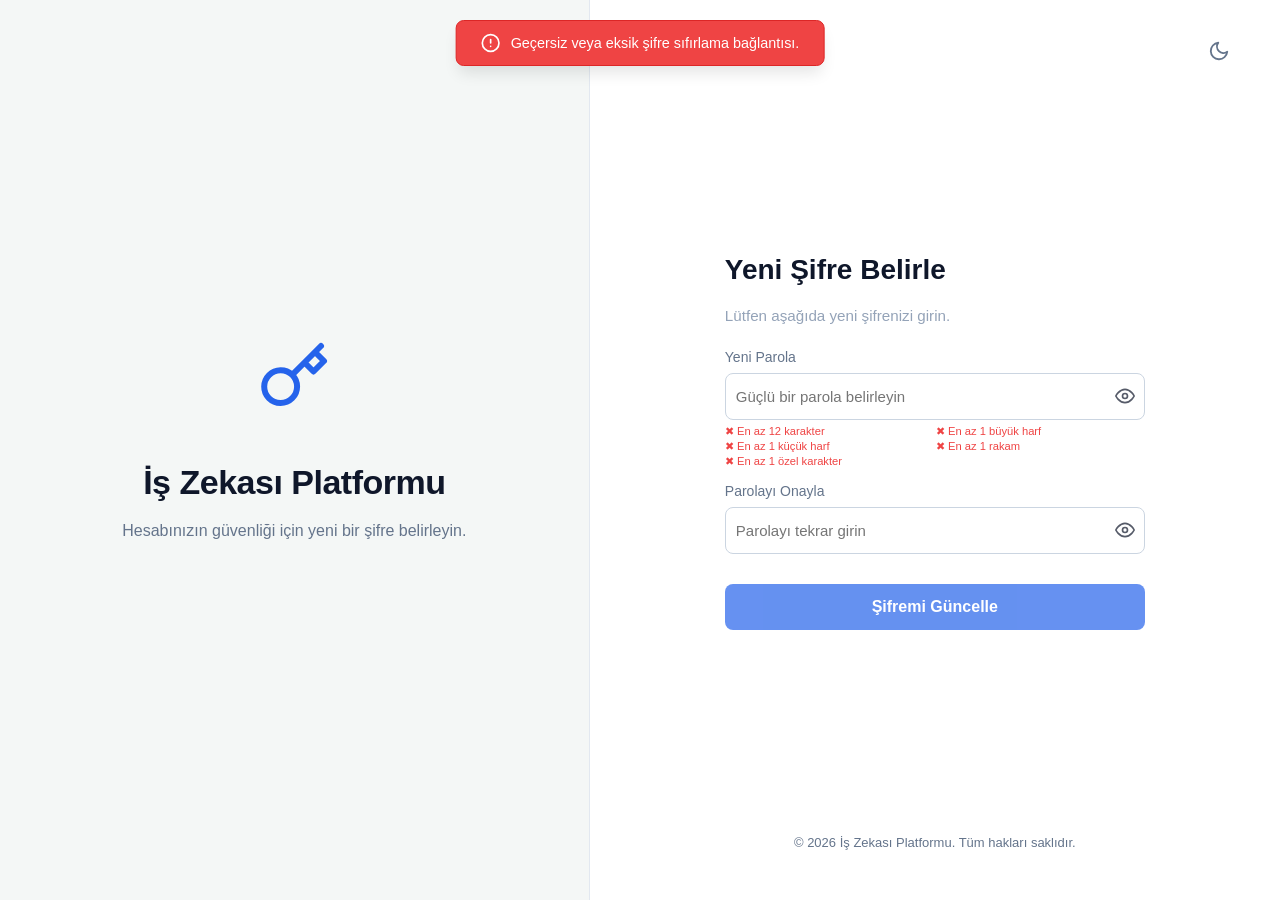
<file: sayfalar/sifre-sifirla.html>
<!DOCTYPE html>
<html lang="tr">
<head>
    <meta charset="UTF-8">
    <meta name="viewport" content="width=device-width, initial-scale=1.0">
    <title>Yeni Şifre Belirle - İş Zekası Platformu</title>
    
    <link rel="icon" href="data:image/svg+xml,<svg xmlns='http://www.w3.org/2000/svg' viewBox='0 0 24 24' fill='%232563eb'><path d='M3 3h2v18H3V3zm6 8h2v10H9V11zm6-5h2v15h-2V6zm6 4h2v11h-2v-11z'/></svg>">
    
    <link id="theme-style" rel="stylesheet" href="/static/css/setup_light.css">
    <script>
        (function () {
            var t = localStorage.getItem('user-theme') ||
                    (window.matchMedia('(prefers-color-scheme: dark)').matches ? 'dark' : 'light');
            if (t === 'dark') {
                document.getElementById('theme-style').setAttribute('href', '/static/css/setup_dark.css');
            }
        })();
    </script>

    <style>
        .form-panel {
            display: flex !important;
            flex-direction: column !important;
        }

        .form-wrapper {
            flex-grow: 1;
            display: flex;
            flex-direction: column;
            justify-content: center;
        }

        .panel-footer {
            margin-top: auto !important;
            padding-bottom: 20px !important;
            text-align: center;
        }

        .input-group { margin-bottom: 15px !important; }
        
        .password-rules {
            font-size: 0.70rem;
            margin-top: 5px;
            margin-bottom: 0;
            color: #64748b;
            list-style-type: none;
            padding: 0;
            display: grid;
            grid-template-columns: 1fr 1fr;
            gap: 2px;
        }
        .password-rules li { display: flex; align-items: center; gap: 4px; margin: 0; }
        .rule-pass { color: #10b981; }
        .rule-fail { color: #ef4444; }
        
        .toggle-btn {
            position: absolute;
            right: 10px;
            top: 50%;
            transform: translateY(-50%);
            background: none;
            border: none;
            cursor: pointer;
            color: currentColor;
            opacity: 0.7;
            padding: 0;
            display: flex;
        }
        .toggle-btn:hover { opacity: 1; }
        
        .no-icon-input { padding-left: 10px !important; }

        .login-btn:disabled {
            opacity: 0.7;
            cursor: not-allowed;
        }

        /* TOAST TASARIMI */
        #customToast {
            position: fixed;
            top: 20px;
            left: 50%;
            transform: translateX(-50%) translateY(-100px);
            padding: 12px 24px;
            border-radius: 8px;
            font-size: 0.9rem;
            font-weight: 500;
            color: white;
            box-shadow: 0 10px 15px -3px rgba(0, 0, 0, 0.1);
            z-index: 9999;
            transition: transform 0.4s cubic-bezier(0.175, 0.885, 0.32, 1.275);
            display: flex;
            align-items: center;
            gap: 10px;
        }
        #customToast.show { transform: translateX(-50%) translateY(0); }
        .toast-error { background-color: #ef4444; border: 1px solid #dc2626; }
        .toast-success { background-color: #10b981; border: 1px solid #059669; }
        .toast-icon { width: 20px; height: 20px; }

        input:-webkit-autofill, input:-webkit-autofill:hover, input:-webkit-autofill:focus, input:-webkit-autofill:active {
            -webkit-box-shadow: 0 0 0 30px #0f172a inset !important;
            -webkit-text-fill-color: white !important;
            transition: background-color 5000s ease-in-out 0s;
        }

        :root[data-theme="light"] input:-webkit-autofill {
            -webkit-box-shadow: 0 0 0 30px white inset !important;
            -webkit-text-fill-color: #1e293b !important;
        }
    </style>
</head>
<body>

    <div id="customToast">
        <svg id="toastIcon" class="toast-icon" viewBox="0 0 24 24" fill="none" stroke="currentColor" stroke-width="2" stroke-linecap="round" stroke-linejoin="round"></svg>
        <span id="toastMessage">Bildirim mesajı buraya gelecek</span>
    </div>

    <div class="split-layout">
        
        <div class="brand-panel">
            <div class="brand-content">
                <svg class="brand-logo" viewBox="0 0 24 24" fill="none" stroke="currentColor" stroke-width="2" stroke-linecap="round" stroke-linejoin="round">
                    <path d="M21 2l-2 2m-7.61 7.61a5.5 5.5 0 1 1-7.778 7.778 5.5 5.5 0 0 1 7.777-7.777zm0 0L15.5 7.5m0 0l3 3L22 7l-3-3m-3.5 3.5L19 4"></path>
                </svg>
                <h1>İş Zekası Platformu</h1>
                <p>Hesabınızın güvenliği için yeni bir şifre belirleyin.</p>
            </div>
        </div>

        <div class="form-panel">
            
            <div class="top-controls">
                <button class="theme-toggle" onclick="toggleTheme()" title="Temayı Değiştir">
                    <svg viewBox="0 0 24 24" fill="none" stroke="currentColor" stroke-width="2" stroke-linecap="round" stroke-linejoin="round"><path d="M21 12.79A9 9 0 1 1 11.21 3 7 7 0 0 0 21 12.79z"></path></svg>
                </button>
            </div>

            <div class="form-wrapper">
                <h2 style="margin-bottom: 5px; margin-top: 0;">Yeni Şifre Belirle</h2>
                <p style="margin-bottom: 25px; color: #94a3b8; font-size: 0.95rem;">Lütfen aşağıda yeni şifrenizi girin.</p>

                <!-- URL'den gelen token'ı tutacağımız gizli alan -->
                <input type="hidden" id="reset-token" value="">

                <div class="input-group">
                    <label for="password">Yeni Parola</label>
                    <div class="input-wrapper" style="position: relative;">
                        <input type="password" id="password" class="no-icon-input" autocomplete="new-password" placeholder="Güçlü bir parola belirleyin" style="padding-right: 40px;" oninput="parolaKontrolEt()" required>
                        <button type="button" class="toggle-btn" onclick="sifreGosterGizle('password', 'eye1')">
                            <svg id="eye1" width="20" height="20" viewBox="0 0 24 24" fill="none" stroke="currentColor" stroke-width="2" stroke-linecap="round" stroke-linejoin="round"><path d="M1 12s4-8 11-8 11 8 11 8-4 8-11 8-11-8-11-8z"></path><circle cx="12" cy="12" r="3"></circle></svg>
                        </button>
                    </div>
                    <ul class="password-rules" id="rulesList">
                        <li id="rule-len" class="rule-fail">✖ En az 12 karakter</li>
                        <li id="rule-upper" class="rule-fail">✖ En az 1 büyük harf</li>
                        <li id="rule-lower" class="rule-fail">✖ En az 1 küçük harf</li>
                        <li id="rule-num" class="rule-fail">✖ En az 1 rakam</li>
                        <li id="rule-spec" class="rule-fail">✖ En az 1 özel karakter</li>
                    </ul>
                </div>

                <div class="input-group">
                    <label for="password-confirm">Parolayı Onayla</label>
                    <div class="input-wrapper" style="position: relative;">
                        <input type="password" id="password-confirm" class="no-icon-input" autocomplete="new-password" placeholder="Parolayı tekrar girin" style="padding-right: 40px;" oninput="parolaEslesmeKontrolEt()" required>
                        <button type="button" class="toggle-btn" onclick="sifreGosterGizle('password-confirm', 'eye2')">
                            <svg id="eye2" width="20" height="20" viewBox="0 0 24 24" fill="none" stroke="currentColor" stroke-width="2" stroke-linecap="round" stroke-linejoin="round"><path d="M1 12s4-8 11-8 11 8 11 8-4 8-11 8-11-8-11-8z"></path><circle cx="12" cy="12" r="3"></circle></svg>
                        </button>
                    </div>
                    <p id="match-msg" style="font-size: 0.70rem; margin-top: 5px; margin-bottom: 0; display: none;"></p>
                </div>
                
                <button class="login-btn" id="submitBtn" style="margin-top: 15px;" onclick="sifreyiGuncelle()">Şifremi Güncelle</button>
            </div>

            <div class="panel-footer">
                &copy; 2026 İş Zekası Platformu. Tüm hakları saklıdır.
            </div>

        </div>
    </div>

    <script>
        // Sayfa yüklendiğinde URL'deki token'ı alıp gizli input'a yaz
        document.addEventListener('DOMContentLoaded', () => {
            const urlParams = new URLSearchParams(window.location.search);
            const token = urlParams.get('token');
            if (token) {
                document.getElementById('reset-token').value = token;
            } else {
                showNotification("Geçersiz veya eksik şifre sıfırlama bağlantısı.", "error");
                document.getElementById('submitBtn').disabled = true;
            }
        });

        function initTheme() {
            var t = localStorage.getItem('user-theme');
            if (!t) {
                t = window.matchMedia('(prefers-color-scheme: dark)').matches ? 'dark' : 'light';
                localStorage.setItem('user-theme', t);
            }
            document.documentElement.setAttribute('data-theme', t);
        }

        function applyTheme(theme) {
            document.getElementById('theme-style').setAttribute('href', '/static/css/setup_' + theme + '.css');
            document.documentElement.setAttribute('data-theme', theme);
        }

        function toggleTheme() {
            var newTheme = localStorage.getItem('user-theme') === 'dark' ? 'light' : 'dark';
            localStorage.setItem('user-theme', newTheme);
            applyTheme(newTheme);
        }
        initTheme();

        let toastTimeout;
        function showNotification(message, type = 'error') {
            const toast = document.getElementById('customToast');
            const toastMsg = document.getElementById('toastMessage');
            const toastIcon = document.getElementById('toastIcon');

            if (type === 'error') {
                toast.className = 'toast-error';
                toastIcon.innerHTML = '<circle cx="12" cy="12" r="10"></circle><line x1="12" y1="8" x2="12" y2="12"></line><line x1="12" y1="16" x2="12.01" y2="16"></line>';
            } else {
                toast.className = 'toast-success';
                toastIcon.innerHTML = '<path d="M22 11.08V12a10 10 0 1 1-5.93-9.14"></path><polyline points="22 4 12 14.01 9 11.01"></polyline>';
            }

            toastMsg.innerText = message;
            toast.classList.add('show');

            clearTimeout(toastTimeout);
            toastTimeout = setTimeout(() => {
                toast.classList.remove('show');
            }, 4000);
        }

        function sifreGosterGizle(inputId, iconId) {
            var input = document.getElementById(inputId);
            var icon = document.getElementById(iconId);
            
            if (input.type === "password") {
                input.type = "text";
                icon.innerHTML = '<path d="M17.94 17.94A10.07 10.07 0 0 1 12 20c-7 0-11-8-11-8a18.45 18.45 0 0 1 5.06-5.94M9.9 4.24A9.12 9.12 0 0 1 12 4c7 0 11 8 11 8a18.5 18.5 0 0 1-2.16 3.19m-6.72-1.07a3 3 0 1 1-4.24-4.24"></path><line x1="1" y1="1" x2="23" y2="23"></line>';
            } else {
                input.type = "password";
                icon.innerHTML = '<path d="M1 12s4-8 11-8 11 8 11 8-4 8-11 8-11-8-11-8z"></path><circle cx="12" cy="12" r="3"></circle>';
            }
        }

        let isPasswordValid = false;
        
        function parolaKontrolEt() {
            const p = document.getElementById('password').value;
            const checks = {
                'rule-len': p.length >= 12,
                'rule-upper': /[A-Z]/.test(p),
                'rule-lower': /[a-z]/.test(p),
                'rule-num': /\d/.test(p),
                'rule-spec': /[!@#$%^&*(),.?":{}|<>]/.test(p)
            };

            let allValid = true;
            for (const [id, passed] of Object.entries(checks)) {
                const el = document.getElementById(id);
                if (passed) {
                    el.className = 'rule-pass';
                    el.innerText = el.innerText.replace('✖', '✔');
                } else {
                    el.className = 'rule-fail';
                    el.innerText = el.innerText.replace('✔', '✖');
                    allValid = false;
                }
            }
            isPasswordValid = allValid;
            parolaEslesmeKontrolEt(); 
        }

        function parolaEslesmeKontrolEt() {
            const p1 = document.getElementById('password').value;
            const p2 = document.getElementById('password-confirm').value;
            const msg = document.getElementById('match-msg');

            if (p2.length === 0) {
                msg.style.display = 'none';
                return;
            }
            msg.style.display = 'block';
            if (p1 === p2) {
                msg.innerText = "✔ Parolalar eşleşiyor.";
                msg.style.color = "#10b981";
            } else {
                msg.innerText = "✖ Parolalar eşleşmiyor.";
                msg.style.color = "#ef4444";
            }
        }

        async function sifreyiGuncelle() {
            const p1 = document.getElementById('password').value;
            const p2 = document.getElementById('password-confirm').value;
            const token = document.getElementById('reset-token').value;

            if (!token) {
                showNotification("Güvenlik jetonu (token) eksik. Lütfen mailinizdeki linke tekrar tıklayın.", "error");
                return;
            }

            if (!p1 || !p2) {
                showNotification("Lütfen parolanızı eksiksiz girin.", "error");
                return;
            }
            if (!isPasswordValid) {
                showNotification("Lütfen tüm güvenlik kurallarını karşılayan bir parola belirleyin.", "error");
                return;
            }
            if (p1 !== p2) {
                showNotification("Girdiğiniz parolalar eşleşmiyor.", "error");
                return;
            }

            const btn = document.getElementById('submitBtn');
            const originalText = btn.innerText;
            btn.innerText = "Güncelleniyor...";
            btn.disabled = true;

            const formData = new FormData();
            formData.append("token", token);
            formData.append("yeni_sifre", p1);

            try {
                // Arka plana (/yeni-sifre-belirle) rotasına gönderiyoruz
                const response = await fetch('/yeni-sifre-belirle', {
                    method: 'POST',
                    body: formData
                });

                if (response.ok) {
                    const data = await response.json();
                    showNotification(data.mesaj, "success"); 
                    setTimeout(() => {
                        window.location.href = "/"; // Başarılıysa login ekranına at
                    }, 2000);
                } else {
                    const errorData = await response.json();
                    showNotification(errorData.detail || "Şifre güncellenirken hata oluştu.", "error");
                    btn.innerText = originalText;
                    btn.disabled = false;
                }
            } catch (error) {
                console.error("Hata:", error);
                showNotification("Sunucuya ulaşılamıyor. Lütfen bağlantınızı kontrol edin.", "error");
                btn.innerText = originalText;
                btn.disabled = false;
            }
        }
    </script>

</body>
</html>
</file>
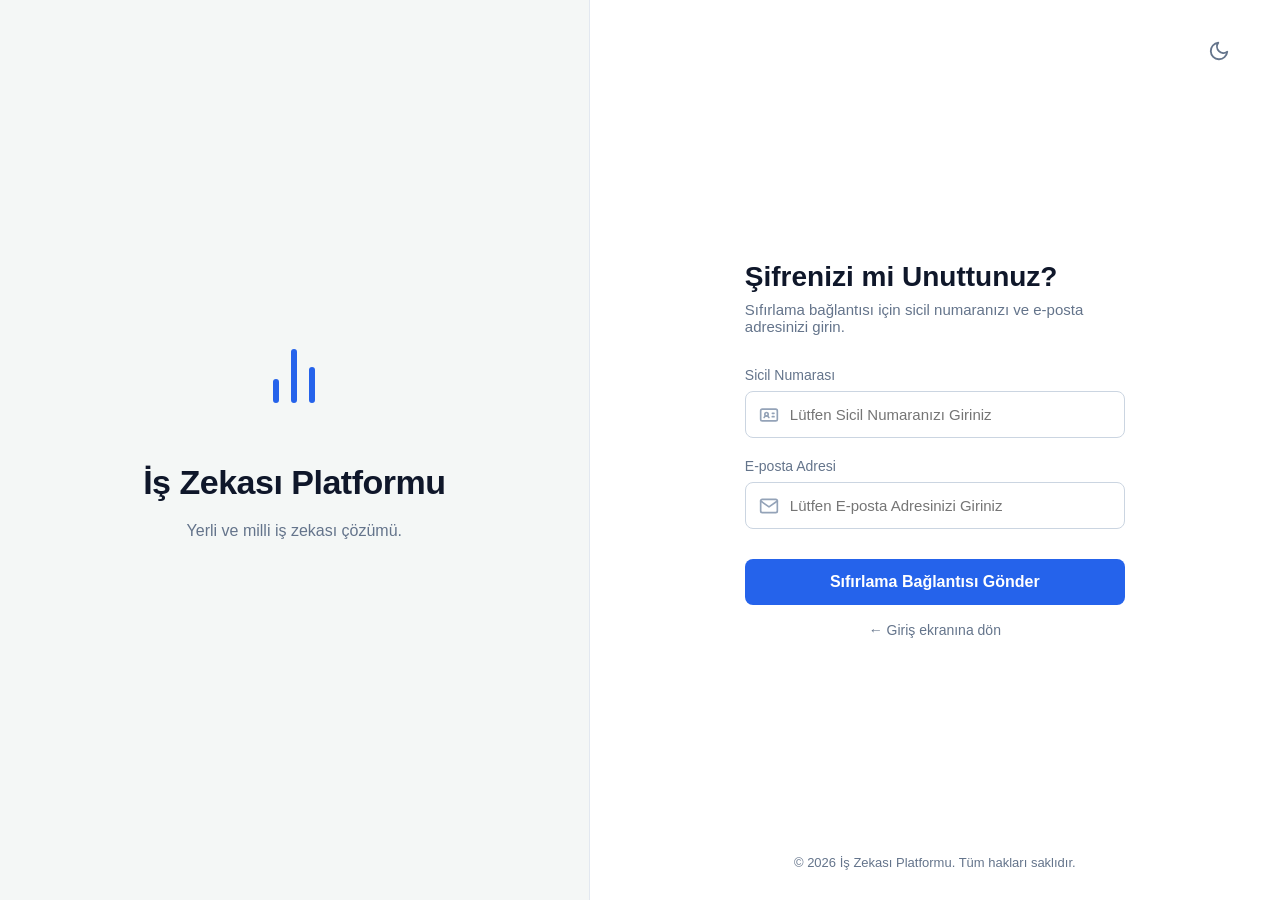
<file: sayfalar/sifremi_unuttum.html>
<!DOCTYPE html>
<html lang="tr">
<head>
    <meta charset="UTF-8">
    <meta name="viewport" content="width=device-width, initial-scale=1.0">
    <title>Şifre Sıfırlama - İş Zekası Platformu</title>
    
    <link rel="icon" href="data:image/svg+xml,<svg xmlns='http://www.w3.org/2000/svg' viewBox='0 0 24 24' fill='%232563eb'><path d='M3 3h2v18H3V3zm6 8h2v10H9V11zm6-5h2v15h-2V6zm6 4h2v11h-2v-11z'/></svg>">
    
    <link id="theme-style" rel="stylesheet" href="/static/css/forgot_light.css">
    <script>
        (function () {
            var t = localStorage.getItem('user-theme') ||
                    (window.matchMedia('(prefers-color-scheme: dark)').matches ? 'dark' : 'light');
            if (t === 'dark') {
                document.getElementById('theme-style').setAttribute('href', '/static/css/forgot_dark.css');
            }
        })();
    </script>

    <style>
        /* --- ÖZEL BİLDİRİM (TOAST) TASARIMI --- */
        #customToast {
            position: fixed;
            top: 20px;
            left: 50%;
            transform: translateX(-50%) translateY(-100px);
            padding: 12px 24px;
            border-radius: 8px;
            font-size: 0.9rem;
            font-weight: 500;
            color: white;
            box-shadow: 0 10px 15px -3px rgba(0, 0, 0, 0.1), 0 4px 6px -2px rgba(0, 0, 0, 0.05);
            z-index: 9999;
            transition: transform 0.4s cubic-bezier(0.175, 0.885, 0.32, 1.275);
            display: flex;
            align-items: center;
            gap: 10px;
        }
        
        #customToast.show { transform: translateX(-50%) translateY(0); }
        .toast-error { background-color: #ef4444; border: 1px solid #dc2626; }
        .toast-success { background-color: #10b981; border: 1px solid #059669; }
        .toast-icon { width: 20px; height: 20px; }

        /* --- AUTOFILL SARI ARKA PLAN DÜZELTMESİ --- */
        input:-webkit-autofill,
        input:-webkit-autofill:hover, 
        input:-webkit-autofill:focus, 
        input:-webkit-autofill:active {
            -webkit-box-shadow: 0 0 0 30px #0f172a inset !important;
            -webkit-text-fill-color: white !important;
            transition: background-color 5000s ease-in-out 0s;
        }

        :root[data-theme="light"] input:-webkit-autofill {
            -webkit-box-shadow: 0 0 0 30px white inset !important;
            -webkit-text-fill-color: #1e293b !important;
        }
    </style>
</head>
<body>

    <div id="customToast">
        <svg id="toastIcon" class="toast-icon" viewBox="0 0 24 24" fill="none" stroke="currentColor" stroke-width="2" stroke-linecap="round" stroke-linejoin="round"></svg>
        <span id="toastMessage">Bildirim mesajı buraya gelecek</span>
    </div>

    <div class="split-layout">
        
        <div class="brand-panel">
            <div class="brand-content">
                <svg class="brand-logo" viewBox="0 0 24 24" fill="none" stroke="currentColor" stroke-width="2" stroke-linecap="round" stroke-linejoin="round">
                    <path d="M18 20V10M12 20V4M6 20v-6"/>
                </svg>
                <h1>İş Zekası Platformu</h1>
                <p>Yerli ve milli iş zekası çözümü.</p>
            </div>
        </div>

        <div class="form-panel">
            
            <div class="top-controls">
                <button class="theme-toggle" onclick="toggleTheme()" title="Temayı Değiştir">
                    <svg viewBox="0 0 24 24" fill="none" stroke="currentColor" stroke-width="2" stroke-linecap="round" stroke-linejoin="round"><path d="M21 12.79A9 9 0 1 1 11.21 3 7 7 0 0 0 21 12.79z"></path></svg>
                </button>
            </div>

            <div class="form-wrapper">
                <h2>Şifrenizi mi Unuttunuz?</h2>
                <p class="subtitle">Sıfırlama bağlantısı için sicil numaranızı ve e-posta adresinizi girin.</p>

                <div class="input-group">
                    <label for="sicil-no">Sicil Numarası</label>
                    <div class="input-wrapper">
                        <svg class="input-icon" viewBox="0 0 24 24" fill="none" stroke="currentColor" stroke-width="2" stroke-linecap="round" stroke-linejoin="round">
                            <rect x="2" y="5" width="20" height="14" rx="2"></rect>
                            <circle cx="9" cy="11" r="2"></circle>
                            <path d="M6.17 15a3 3 0 0 1 5.66 0"></path>
                            <path d="M16 10h2"></path>
                            <path d="M16 14h2"></path>
                        </svg>
                        <input type="text" id="sicil-no" autocomplete="off" placeholder="Lütfen Sicil Numaranızı Giriniz" required>
                    </div>
                </div>

                <div class="input-group">
                    <label for="email">E-posta Adresi</label>
                    <div class="input-wrapper">
                        <svg class="input-icon" viewBox="0 0 24 24" fill="none" stroke="currentColor" stroke-width="2" stroke-linecap="round" stroke-linejoin="round"><path d="M4 4h16c1.1 0 2 .9 2 2v12c0 1.1-.9 2-2 2H4c-1.1 0-2-.9-2-2V6c0-1.1.9-2 2-2z"></path><polyline points="22,6 12,13 2,6"></polyline></svg>
                        <input type="email" id="email" autocomplete="off" placeholder="Lütfen E-posta Adresinizi Giriniz" required>
                    </div>
                </div>
                
                <button class="login-btn" onclick="handleForgotPassword(event)">Sıfırlama Bağlantısı Gönder</button>

                <div class="forgot-password">
                    <a href="/" class="forgot-password-link">← Giriş ekranına dön</a>
                </div>
            </div>

            <div class="panel-footer">
                &copy; 2026 İş Zekası Platformu. Tüm hakları saklıdır.
            </div>

        </div>
    </div>

    <script>
        // Bildirim Gösterme Fonksiyonu
        function showNotification(message, type) {
            const toast = document.getElementById('customToast');
            const msg = document.getElementById('toastMessage');
            const icon = document.getElementById('toastIcon');

            msg.innerText = message;

            if (type === 'success') {
                toast.className = 'toast-success show';
                icon.innerHTML = '<path d="M22 11.08V12a10 10 0 1 1-5.93-9.14"></path><polyline points="22 4 12 14.01 9 11.01"></polyline>';
            } else {
                toast.className = 'toast-error show';
                icon.innerHTML = '<circle cx="12" cy="12" r="10"></circle><line x1="12" y1="8" x2="12" y2="12"></line><line x1="12" y1="16" x2="12.01" y2="16"></line>';
            }

            setTimeout(() => {
                toast.classList.remove('show');
            }, 3000);
        }

        // Tema Değiştirme Fonksiyonu
        function toggleTheme() {
            const themeStyle = document.getElementById('theme-style');
            if (themeStyle.getAttribute('href').includes('light')) {
                themeStyle.setAttribute('href', '/static/css/forgot_dark.css');
                localStorage.setItem('user-theme', 'dark');
            } else {
                themeStyle.setAttribute('href', '/static/css/forgot_light.css');
                localStorage.setItem('user-theme', 'light');
            }
        }

        // Şifre Sıfırlama İsteği Gönderme Fonksiyonu
        async function handleForgotPassword(event) {
            event.preventDefault();

            const sicil_no = document.getElementById('sicil-no').value.trim();
            const email = document.getElementById('email').value.trim();
            const btn = document.querySelector('.login-btn'); // Sınıf adını düzelttik

            if (!sicil_no || !email) {
                showNotification("Lütfen sicil numarası ve e-posta adresinizi girin.", "error");
                return;
            }

            const originalText = btn.innerText;
            btn.innerText = "Gönderiliyor...";
            btn.disabled = true;

            const formData = new FormData();
            formData.append("sicil", sicil_no);
            formData.append("email", email);

            try {
                const response = await fetch('/sifre-sifirlama-talep', {
                    method: 'POST',
                    body: formData
                });

                const data = await response.json();

                if (response.ok) {
                    showNotification(data.mesaj, "success");
                    
                    document.getElementById('sicil-no').value = '';
                    document.getElementById('email').value = '';
                    setTimeout(() => {
                        window.location.href = "/";
                    }, 2000);
                } else {
                    showNotification(data.detail || "Bir hata oluştu, lütfen tekrar deneyin.", "error");
                    btn.innerText = originalText;
                    btn.disabled = false;
                }
            } catch (error) {
                console.error("Hata:", error);
                showNotification("Sunucuya ulaşılamıyor. Lütfen bağlantınızı kontrol edin.", "error");
                btn.innerText = originalText;
                btn.disabled = false;
            }
        }
    </script>

</body>
</html>
</file>
<file: static/css/light.css>
/* static/css/light.css */
:root {
    --arkaplan-sol: #f4f7f6;
    --arkaplan-sag: #ffffff;
    --yazi-renk: #0f172a;
    --yazi-ikincil: #64748b;
    --input-arkaplan: #ffffff;
    --input-kenarlik: #cbd5e1;
    --buton-arkaplan: #2563eb;
    --buton-hover: #1d4ed8;
    --buton-yazi: #ffffff;
    --link-renk: #64748b;
    --link-hover: #2563eb;
}

body {
    font-family: 'Segoe UI', Tahoma, Geneva, Verdana, sans-serif;
    margin: 0;
    padding: 0;
    background-color: var(--arkaplan-sag);
    color: var(--yazi-renk);
    height: 100vh;
    overflow: hidden; /* Sayfa kaydırmasını engeller, tam ekran yapar */
}

.split-layout {
    display: flex;
    width: 100vw;
    height: 100vh;
}

/* Sol Taraf: Tam Ekran Marka Alanı */
.brand-panel {
    flex: 1;
    background-color: var(--arkaplan-sol);
    display: flex;
    flex-direction: column;
    justify-content: center;
    align-items: center;
    padding: 40px;
    text-align: center;
    border-right: 1px solid #e2e8f0;
}

.brand-content {
    max-width: 400px;
}

.brand-logo {
    width: 72px;
    height: 72px;
    color: var(--buton-arkaplan);
    margin-bottom: 24px;
}

.brand-panel h1 {
    font-size: 34px;
    margin-bottom: 16px;
    font-weight: 700;
    color: var(--yazi-renk);
    letter-spacing: -0.5px;
}

.brand-panel p {
    font-size: 16px;
    color: var(--yazi-ikincil);
    line-height: 1.6;
}

/* Sağ Taraf: Form ve Kontroller */
.form-panel {
    flex: 1.2;
    background-color: var(--arkaplan-sag);
    position: relative;
    display: flex;
    flex-direction: column;
    justify-content: center;
    align-items: center;
    padding: 40px;
}

/* Yüzen Tema Butonu */
.top-controls {
    position: absolute;
    top: 30px;
    right: 40px;
}

.theme-toggle {
    background: none;
    border: none;
    color: var(--yazi-ikincil);
    cursor: pointer;
    padding: 10px;
    border-radius: 50%;
    display: flex;
    align-items: center;
    justify-content: center;
    transition: all 0.2s;
}

.theme-toggle:hover {
    background-color: #f1f5f9;
    color: var(--yazi-renk);
}

.theme-toggle svg {
    width: 22px;
    height: 22px;
}

/* Merkezdeki Giriş Formu */
.form-wrapper {
    width: 100%;
    max-width: 380px;
}

.form-wrapper h2 {
    font-size: 28px;
    margin: 0 0 8px 0;
    font-weight: 600;
}

.subtitle {
    color: var(--yazi-ikincil);
    margin-top: 0;
    margin-bottom: 32px;
    font-size: 15px;
}

.input-group {
    margin-bottom: 20px;
}

.input-group label {
    display: block;
    margin-bottom: 8px;
    font-size: 14px;
    font-weight: 500;
    color: var(--yazi-ikincil);
}

.input-wrapper {
    position: relative;
    display: flex;
    align-items: center;
}

.input-icon {
    position: absolute;
    left: 14px;
    width: 20px;
    height: 20px;
    color: #94a3b8;
}

.input-wrapper input {
    width: 100%;
    padding: 14px 14px 14px 44px;
    background-color: var(--input-arkaplan);
    border: 1px solid var(--input-kenarlik);
    border-radius: 8px;
    color: var(--yazi-renk);
    font-size: 15px;
    outline: none;
    transition: border-color 0.2s, box-shadow 0.2s;
}

.input-wrapper input:focus {
    border-color: var(--buton-arkaplan);
    box-shadow: 0 0 0 3px rgba(37, 99, 235, 0.1);
}

.login-btn {
    width: 100%;
    display: block;
    margin: 30px 0 16px 0;
    padding: 14px;
    background-color: var(--buton-arkaplan);
    color: var(--buton-yazi);
    border: none;
    border-radius: 8px;
    font-size: 16px;
    font-weight: 600;
    cursor: pointer;
    transition: background-color 0.2s;
}

.login-btn:hover {
    background-color: var(--buton-hover);
}

.forgot-password {
    text-align: center;
}

.forgot-password-link {
    color: var(--link-renk);
    text-decoration: none;
    font-size: 14px;
    font-weight: 500;
    transition: color 0.2s;
}

.forgot-password-link:hover {
    color: var(--link-hover);
}

/* Yüzen Alt Bilgi */
.panel-footer {
    position: absolute;
    bottom: 30px;
    text-align: center;
    font-size: 13px;
    color: var(--yazi-ikincil);
    width: 100%;
}

/* Mobil Cihazlar İçin Otomatik Düzenleme */
@media (max-width: 768px) {
    body { overflow: auto; }
    .split-layout { flex-direction: column; height: auto; }
    .brand-panel { padding: 40px 20px; border-right: none; border-bottom: 1px solid #e2e8f0; }
    .form-panel { padding: 40px 20px 100px 20px; }
    .top-controls { top: 20px; right: 20px; }
    .panel-footer { bottom: 20px; }
}
</file>
<file: static/css/forgot_light.css>
/* static/css/forgot_light.css */
:root {
    --arkaplan-sol: #f4f7f6;
    --arkaplan-sag: #ffffff;
    --yazi-renk: #0f172a;
    --yazi-ikincil: #64748b;
    --input-arkaplan: #ffffff;
    --input-kenarlik: #cbd5e1;
    --buton-arkaplan: #2563eb;
    --buton-hover: #1d4ed8;
    --buton-yazi: #ffffff;
    --link-renk: #64748b;
    --link-hover: #2563eb;
}

body {
    font-family: 'Segoe UI', Tahoma, Geneva, Verdana, sans-serif;
    margin: 0;
    padding: 0;
    background-color: var(--arkaplan-sag);
    color: var(--yazi-renk);
    height: 100vh;
    overflow: hidden;
}

.split-layout {
    display: flex;
    width: 100vw;
    height: 100vh;
}

.brand-panel {
    flex: 1;
    background-color: var(--arkaplan-sol);
    display: flex;
    flex-direction: column;
    justify-content: center;
    align-items: center;
    padding: 40px;
    text-align: center;
    border-right: 1px solid #e2e8f0;
}

.brand-content {
    max-width: 400px;
}

.brand-logo {
    width: 72px;
    height: 72px;
    color: var(--buton-arkaplan);
    margin-bottom: 24px;
}

.brand-panel h1 {
    font-size: 34px;
    margin-bottom: 16px;
    font-weight: 700;
    color: var(--yazi-renk);
    letter-spacing: -0.5px;
}

.brand-panel p {
    font-size: 16px;
    color: var(--yazi-ikincil);
    line-height: 1.6;
}

.form-panel {
    flex: 1.2;
    background-color: var(--arkaplan-sag);
    position: relative;
    display: flex;
    flex-direction: column;
    justify-content: center;
    align-items: center;
    padding: 40px;
}

.top-controls {
    position: absolute;
    top: 30px;
    right: 40px;
}

.theme-toggle {
    background: none;
    border: none;
    color: var(--yazi-ikincil);
    cursor: pointer;
    padding: 10px;
    border-radius: 50%;
    display: flex;
    align-items: center;
    justify-content: center;
    transition: all 0.2s;
}

.theme-toggle:hover {
    background-color: #f1f5f9;
    color: var(--yazi-renk);
}

.theme-toggle svg {
    width: 22px;
    height: 22px;
}

.form-wrapper {
    width: 100%;
    max-width: 380px;
}

.form-wrapper h2 {
    font-size: 28px;
    margin: 0 0 8px 0;
    font-weight: 600;
}

.subtitle {
    color: var(--yazi-ikincil);
    margin-top: 0;
    margin-bottom: 32px;
    font-size: 15px;
}

.input-group {
    margin-bottom: 20px;
}

.input-group label {
    display: block;
    margin-bottom: 8px;
    font-size: 14px;
    font-weight: 500;
    color: var(--yazi-ikincil);
}

.input-wrapper {
    position: relative;
    display: flex;
    align-items: center;
}

.input-icon {
    position: absolute;
    left: 14px;
    width: 20px;
    height: 20px;
    color: #94a3b8;
}

.input-wrapper input {
    width: 100%;
    padding: 14px 14px 14px 44px;
    background-color: var(--input-arkaplan);
    border: 1px solid var(--input-kenarlik);
    border-radius: 8px;
    color: var(--yazi-renk);
    font-size: 15px;
    outline: none;
    transition: border-color 0.2s, box-shadow 0.2s;
}

.input-wrapper input:focus {
    border-color: var(--buton-arkaplan);
    box-shadow: 0 0 0 3px rgba(37, 99, 235, 0.1);
}

.login-btn {
    width: 100%;
    display: block;
    margin: 30px 0 16px 0;
    padding: 14px;
    background-color: var(--buton-arkaplan);
    color: var(--buton-yazi);
    border: none;
    border-radius: 8px;
    font-size: 16px;
    font-weight: 600;
    cursor: pointer;
    transition: background-color 0.2s;
}

.login-btn:hover {
    background-color: var(--buton-hover);
}

.forgot-password {
    text-align: center;
}

.forgot-password-link {
    color: var(--link-renk);
    text-decoration: none;
    font-size: 14px;
    font-weight: 500;
    transition: color 0.2s;
}

.forgot-password-link:hover {
    color: var(--link-hover);
}

.panel-footer {
    position: absolute;
    bottom: 30px;
    text-align: center;
    font-size: 13px;
    color: var(--yazi-ikincil);
    width: 100%;
}

@media (max-width: 768px) {
    body { overflow: auto; }
    .split-layout { flex-direction: column; height: auto; }
    .brand-panel { padding: 40px 20px; border-right: none; border-bottom: 1px solid #e2e8f0; }
    .form-panel { padding: 40px 20px 100px 20px; }
    .top-controls { top: 20px; right: 20px; }
    .panel-footer { bottom: 20px; }
}
</file>
<file: static/css/setup_light.css>
/* static/css/setup_light.css */
:root {
    --arkaplan-sol: #f4f7f6;
    --arkaplan-sag: #ffffff;
    --yazi-renk: #0f172a;
    --yazi-ikincil: #64748b;
    --input-arkaplan: #ffffff;
    --input-kenarlik: #cbd5e1;
    --buton-arkaplan: #2563eb;
    --buton-hover: #1d4ed8;
    --buton-yazi: #ffffff;
    --link-renk: #64748b;
    --link-hover: #2563eb;
}

body {
    font-family: 'Segoe UI', Tahoma, Geneva, Verdana, sans-serif;
    margin: 0;
    padding: 0;
    background-color: var(--arkaplan-sag);
    color: var(--yazi-renk);
    height: 100vh;
    overflow: hidden;
}

.split-layout {
    display: flex;
    width: 100vw;
    height: 100vh;
}

.brand-panel {
    flex: 1;
    background-color: var(--arkaplan-sol);
    display: flex;
    flex-direction: column;
    justify-content: center;
    align-items: center;
    padding: 40px;
    text-align: center;
    border-right: 1px solid #e2e8f0;
}

.brand-content {
    max-width: 400px;
}

.brand-logo {
    width: 72px;
    height: 72px;
    color: var(--buton-arkaplan);
    margin-bottom: 24px;
}

.brand-panel h1 {
    font-size: 34px;
    margin-bottom: 16px;
    font-weight: 700;
    color: var(--yazi-renk);
    letter-spacing: -0.5px;
}

.brand-panel p {
    font-size: 16px;
    color: var(--yazi-ikincil);
    line-height: 1.6;
}

.form-panel {
    flex: 1.2;
    background-color: var(--arkaplan-sag);
    position: relative;
    display: flex;
    flex-direction: column;
    justify-content: center;
    align-items: center;
    padding: 40px;
}

.top-controls {
    position: absolute;
    top: 30px;
    right: 40px;
}

.theme-toggle {
    background: none;
    border: none;
    color: var(--yazi-ikincil);
    cursor: pointer;
    padding: 10px;
    border-radius: 50%;
    display: flex;
    align-items: center;
    justify-content: center;
    transition: all 0.2s;
}

.theme-toggle:hover {
    background-color: #f1f5f9;
    color: var(--yazi-renk);
}

.theme-toggle svg {
    width: 22px;
    height: 22px;
}

.form-wrapper {
    width: 100%;
    max-width: 420px; /* Form genişliğini biraz artırdık */
}

.form-wrapper h2 {
    font-size: 28px;
    margin: 0 0 8px 0;
    font-weight: 600;
}

.subtitle {
    color: var(--yazi-ikincil);
    margin-top: 0;
    margin-bottom: 32px;
    font-size: 15px;
}

.input-group {
    margin-bottom: 20px;
}

.input-group label {
    display: block;
    margin-bottom: 8px;
    font-size: 14px;
    font-weight: 500;
    color: var(--yazi-ikincil);
}

.input-wrapper {
    position: relative;
    display: flex;
    align-items: center;
}

.input-icon {
    position: absolute;
    left: 14px;
    width: 20px;
    height: 20px;
    color: #94a3b8;
}

.input-wrapper input {
    width: 100%;
    padding: 14px 14px 14px 44px;
    background-color: var(--input-arkaplan);
    border: 1px solid var(--input-kenarlik);
    border-radius: 8px;
    color: var(--yazi-renk);
    font-size: 15px;
    outline: none;
    transition: border-color 0.2s, box-shadow 0.2s;
    box-sizing: border-box; /* Genişlik hesaplamasını düzeltmek için eklendi */
}

/* Ad ve Soyad alanları için ikon olmadığından padding'i ayarladık */
.row-group .input-wrapper input {
    padding-left: 14px;
}

.input-wrapper input:focus {
    border-color: var(--buton-arkaplan);
    box-shadow: 0 0 0 3px rgba(37, 99, 235, 0.1);
}

/* YENİ: Ad ve Soyad için yan yana görünüm */
.row-group {
    display: flex;
    gap: 15px;
    margin-bottom: 20px;
}

.half-width {
    flex: 1;
    margin-bottom: 0; /* İç margin iptal edildi */
}

.login-btn {
    width: 100%;
    display: block;
    margin: 30px 0 16px 0;
    padding: 14px;
    background-color: var(--buton-arkaplan);
    color: var(--buton-yazi);
    border: none;
    border-radius: 8px;
    font-size: 16px;
    font-weight: 600;
    cursor: pointer;
    transition: background-color 0.2s;
}

.login-btn:hover {
    background-color: var(--buton-hover);
}

.panel-footer {
    position: absolute;
    bottom: 30px;
    text-align: center;
    font-size: 13px;
    color: var(--yazi-ikincil);
    width: 100%;
}

@media (max-width: 768px) {
    body { overflow: auto; }
    .split-layout { flex-direction: column; height: auto; }
    .brand-panel { padding: 40px 20px; border-right: none; border-bottom: 1px solid #e2e8f0; }
    .form-panel { padding: 40px 20px 100px 20px; }
    .top-controls { top: 20px; right: 20px; }
    .panel-footer { bottom: 20px; }
    .row-group { flex-direction: column; gap: 0; margin-bottom: 0; }
    .half-width { margin-bottom: 20px; }
}
</file>
